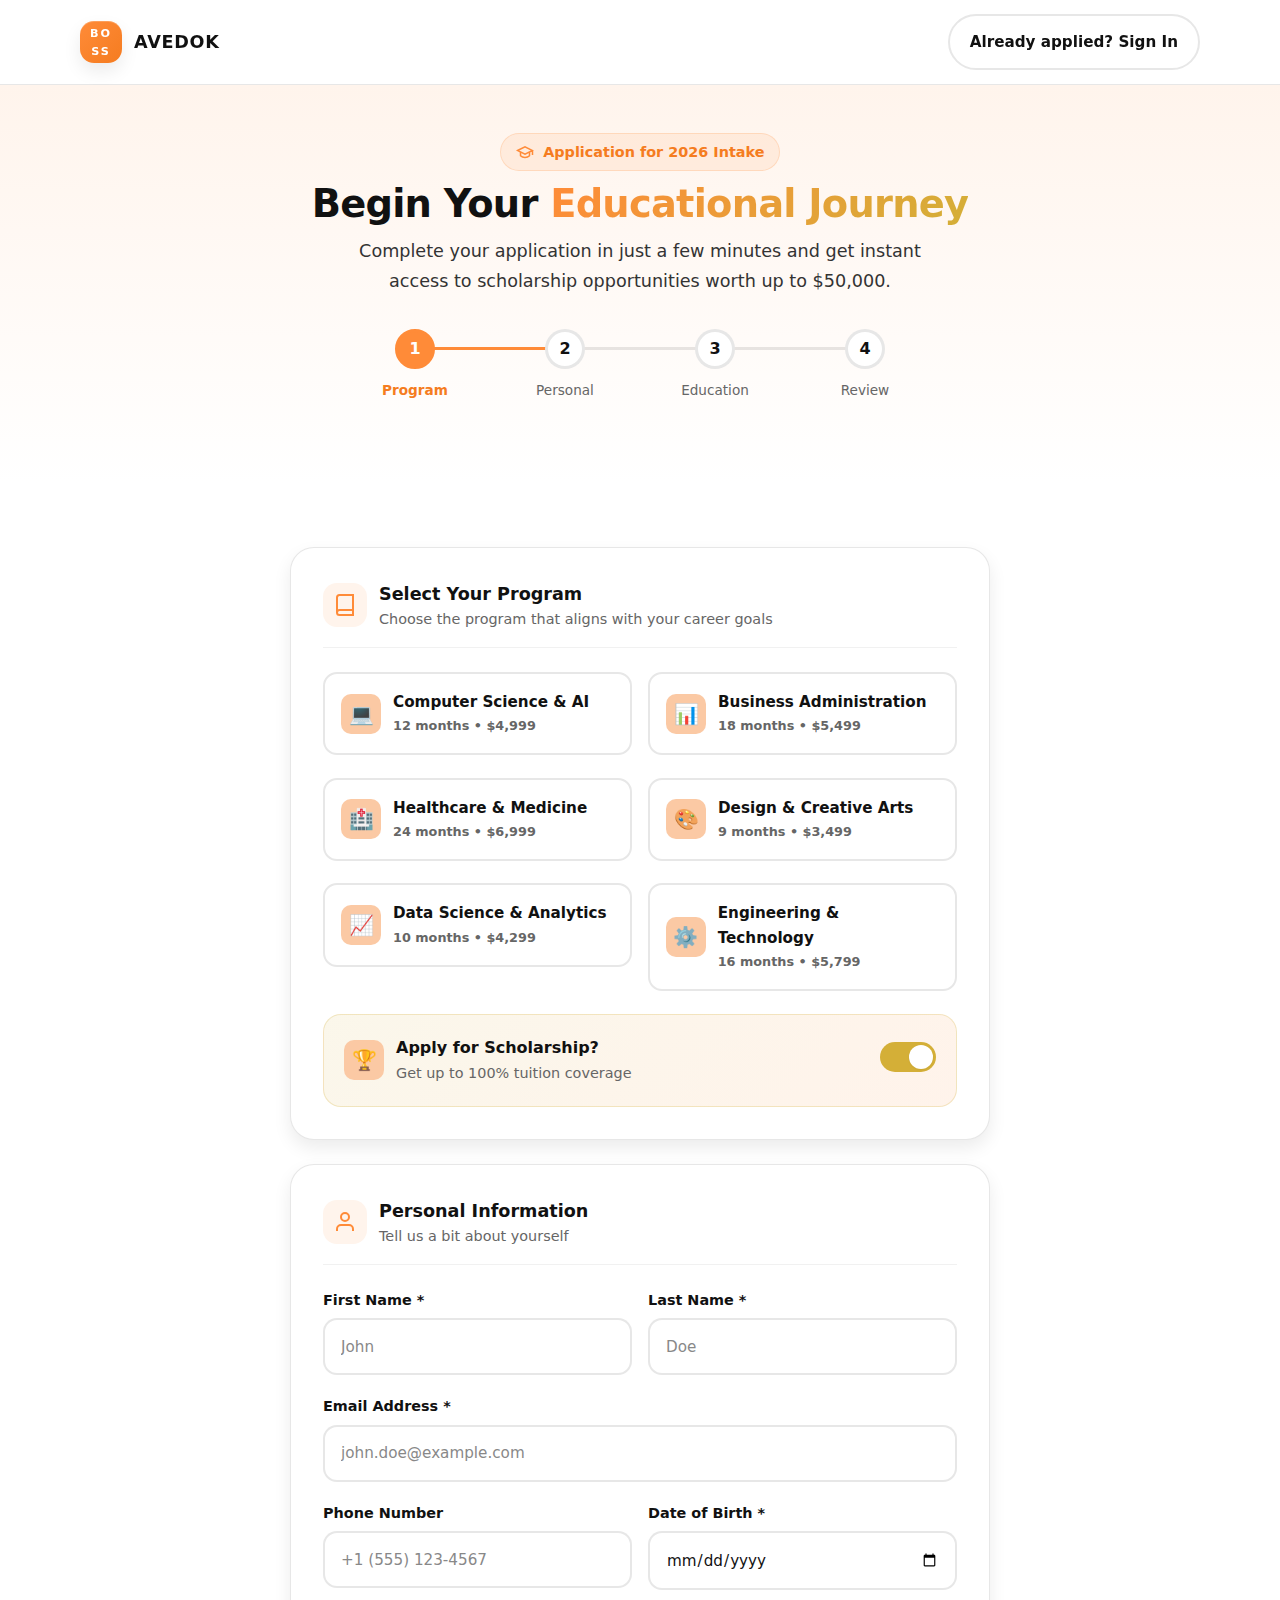
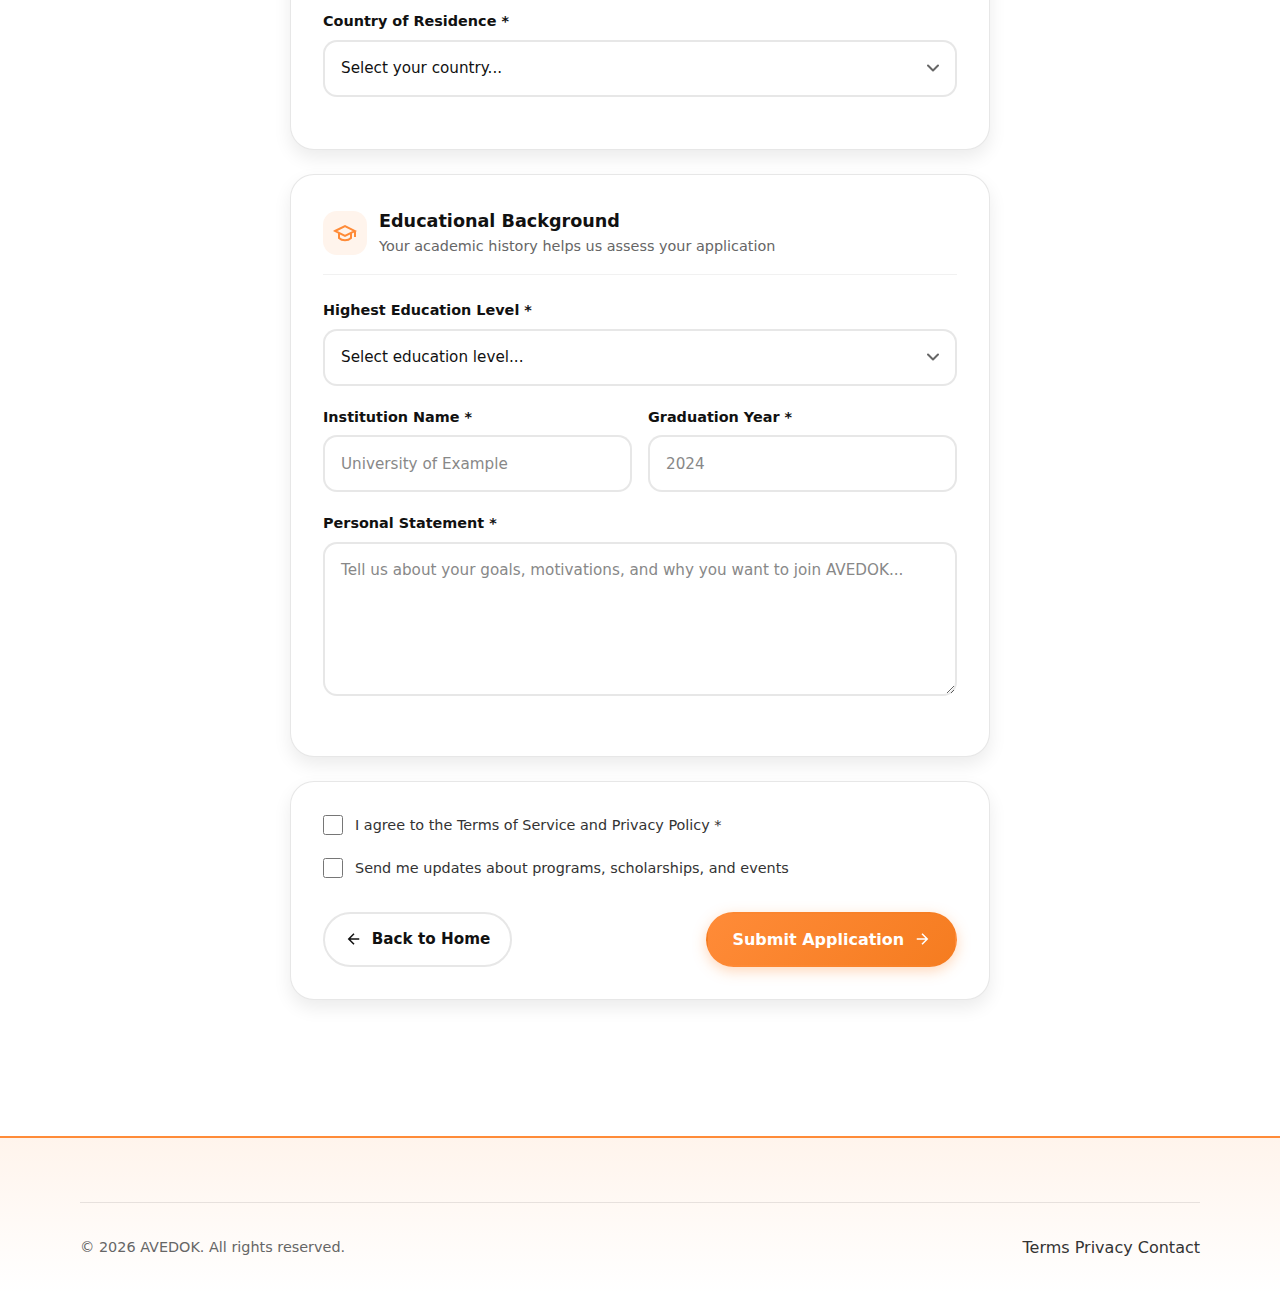
<file: apply.html>
<!DOCTYPE html>
<html lang="en">
<head>
  <meta charset="UTF-8">
  <meta name="viewport" content="width=device-width, initial-scale=1.0">
  <meta name="description" content="Apply to AVEDOK's premium educational programs and unlock scholarships worth up to $50,000. Start your journey today!">
  <title>Apply Now - AVEDOK</title>
  <link rel="stylesheet" href="styles.css">
  <link rel="icon" href="data:image/svg+xml,<svg xmlns='http://www.w3.org/2000/svg' viewBox='0 0 100 100'><rect fill='%23FF8B38' rx='20' width='100' height='100'/><text x='50%' y='58%' dominant-baseline='middle' text-anchor='middle' font-size='60' fill='white' font-weight='bold'>A</text></svg>">
  <style>
    .apply-hero {
      background: linear-gradient(180deg, var(--peach-50), var(--white));
      padding: 3rem 0;
      text-align: center;
    }
    
    .apply-hero h1 {
      font-size: clamp(1.8rem, 3vw, 2.5rem);
      margin-bottom: .75rem;
    }
    
    .apply-hero .lead {
      max-width: 600px;
      margin: 0 auto 2rem;
    }
    
    .progress-steps {
      display: flex;
      justify-content: center;
      gap: 0;
      margin-bottom: 2rem;
      max-width: 600px;
      margin-inline: auto;
    }
    
    .step {
      flex: 1;
      position: relative;
      text-align: center;
    }
    
    .step::before {
      content: "";
      position: absolute;
      top: 18px;
      left: 50%;
      width: 100%;
      height: 3px;
      background: var(--border-200);
      z-index: 0;
    }
    
    .step:last-child::before {
      display: none;
    }
    
    .step.active::before,
    .step.completed::before {
      background: var(--orange-500);
    }
    
    .step-number {
      width: 40px;
      height: 40px;
      border-radius: 50%;
      background: var(--white);
      border: 3px solid var(--border-200);
      display: flex;
      align-items: center;
      justify-content: center;
      margin: 0 auto .5rem;
      font-weight: 700;
      position: relative;
      z-index: 1;
      transition: all var(--transition-fast);
    }
    
    .step.active .step-number,
    .step.completed .step-number {
      background: var(--orange-500);
      border-color: var(--orange-500);
      color: var(--white);
    }
    
    .step.completed .step-number::after {
      content: "✓";
    }
    
    .step-label {
      font-size: .85rem;
      color: var(--text-500);
    }
    
    .step.active .step-label {
      color: var(--orange-600);
      font-weight: 600;
    }
    
    .application-form {
      max-width: 700px;
      margin: 0 auto;
      padding-bottom: 3rem;
    }
    
    .form-section {
      background: var(--white);
      border: 1px solid var(--border-200);
      border-radius: var(--radius-xl);
      padding: 2rem;
      margin-bottom: 1.5rem;
      box-shadow: var(--shadow-sm);
    }
    
    .form-section-header {
      display: flex;
      align-items: center;
      gap: .75rem;
      margin-bottom: 1.5rem;
      padding-bottom: 1rem;
      border-bottom: 1px solid var(--border-100);
    }
    
    .form-section-icon {
      width: 44px;
      height: 44px;
      background: var(--peach-50);
      border-radius: var(--radius-md);
      display: flex;
      align-items: center;
      justify-content: center;
    }
    
    .form-section-title h3 {
      font-size: 1.1rem;
      margin: 0;
    }
    
    .form-section-title p {
      font-size: .9rem;
      color: var(--text-500);
      margin: 0;
    }
    
    .program-options {
      display: grid;
      grid-template-columns: repeat(2, 1fr);
      gap: 1rem;
    }
    
    .program-option {
      position: relative;
    }
    
    .program-option input {
      position: absolute;
      opacity: 0;
    }
    
    .program-option label {
      display: flex;
      align-items: center;
      gap: .75rem;
      padding: 1rem;
      border: 2px solid var(--border-200);
      border-radius: var(--radius-md);
      cursor: pointer;
      transition: all var(--transition-fast);
    }
    
    .program-option input:checked + label {
      border-color: var(--orange-500);
      background: var(--peach-50);
    }
    
    .program-option input:focus-visible + label {
      outline: 3px solid var(--gold-500);
      outline-offset: 2px;
    }
    
    .program-option-icon {
      width: 40px;
      height: 40px;
      background: var(--peach-100);
      border-radius: var(--radius-sm);
      display: flex;
      align-items: center;
      justify-content: center;
      font-size: 1.25rem;
    }
    
    .program-option-info strong {
      display: block;
      font-size: .95rem;
    }
    
    .program-option-info span {
      font-size: .8rem;
      color: var(--text-500);
    }
    
    .scholarship-toggle {
      display: flex;
      align-items: center;
      justify-content: space-between;
      padding: 1.25rem;
      background: linear-gradient(135deg, rgba(212,175,55,.1), rgba(255,139,56,.1));
      border: 1px solid rgba(212,175,55,.25);
      border-radius: var(--radius-lg);
      margin-top: 1rem;
    }
    
    .scholarship-toggle-info {
      display: flex;
      align-items: center;
      gap: .75rem;
    }
    
    .scholarship-toggle-info strong {
      display: block;
    }
    
    .scholarship-toggle-info span {
      font-size: .9rem;
      color: var(--text-500);
    }
    
    .toggle-switch {
      position: relative;
      width: 56px;
      height: 30px;
    }
    
    .toggle-switch input {
      opacity: 0;
      width: 0;
      height: 0;
    }
    
    .toggle-slider {
      position: absolute;
      inset: 0;
      background: var(--border-200);
      border-radius: 999px;
      cursor: pointer;
      transition: all var(--transition-fast);
    }
    
    .toggle-slider::before {
      content: "";
      position: absolute;
      width: 24px;
      height: 24px;
      left: 3px;
      bottom: 3px;
      background: var(--white);
      border-radius: 50%;
      transition: all var(--transition-fast);
      box-shadow: var(--shadow-xs);
    }
    
    .toggle-switch input:checked + .toggle-slider {
      background: var(--gold-500);
    }
    
    .toggle-switch input:checked + .toggle-slider::before {
      transform: translateX(26px);
    }
    
    .form-actions {
      display: flex;
      gap: 1rem;
      justify-content: space-between;
      margin-top: 2rem;
    }
    
    @media (max-width: 600px) {
      .program-options {
        grid-template-columns: 1fr;
      }
      
      .form-section {
        padding: 1.5rem;
      }
      
      .form-actions {
        flex-direction: column;
      }
      
      .scholarship-toggle {
        flex-direction: column;
        align-items: flex-start;
        gap: 1rem;
      }
    }
  </style>
</head>
<body>
  <!-- Skip Link -->
  <a href="#main" class="skip-link">Skip to main content</a>

  <!-- Header -->
  <header class="header">
    <nav class="navbar container">
      <a href="index.html" class="brand">
        <div class="brand-mark"></div>
        <span>AVEDOK</span>
      </a>
      
      <div class="nav-actions">
        <a href="login.html" class="btn btn-outline">
          Already applied? Sign In
        </a>
      </div>
    </nav>
  </header>

  <main id="main">
    <!-- Hero -->
    <section class="apply-hero">
      <div class="container">
        <div class="kicker">
          <svg width="18" height="18" viewBox="0 0 24 24" fill="none" stroke="#FF8B38" stroke-width="2">
            <path d="M22 10v6M2 10l10-5 10 5-10 5z"/>
            <path d="M6 12v5c3 3 9 3 12 0v-5"/>
          </svg>
          <span>Application for 2026 Intake</span>
        </div>
        <h1>Begin Your <span class="text-gradient">Educational Journey</span></h1>
        <p class="lead">Complete your application in just a few minutes and get instant access to scholarship opportunities worth up to $50,000.</p>
        
        <!-- Progress Steps -->
        <div class="progress-steps">
          <div class="step active">
            <div class="step-number">1</div>
            <span class="step-label">Program</span>
          </div>
          <div class="step">
            <div class="step-number">2</div>
            <span class="step-label">Personal</span>
          </div>
          <div class="step">
            <div class="step-number">3</div>
            <span class="step-label">Education</span>
          </div>
          <div class="step">
            <div class="step-number">4</div>
            <span class="step-label">Review</span>
          </div>
        </div>
      </div>
    </section>

    <!-- Application Form -->
    <section class="section">
      <div class="container">
        <form class="application-form" action="https://mail.google.com/mail/?view=cm&fs=1&to=info@avedok.ng&su=New%20Application%20Submission" method="GET" target="_blank">
          
          <!-- Step 1: Program Selection -->
          <div class="form-section">
            <div class="form-section-header">
              <div class="form-section-icon">
                <svg width="24" height="24" viewBox="0 0 24 24" fill="none" stroke="#FF8B38" stroke-width="2">
                  <path d="M4 19.5A2.5 2.5 0 0 1 6.5 17H20"/>
                  <path d="M6.5 2H20v20H6.5A2.5 2.5 0 0 1 4 19.5v-15A2.5 2.5 0 0 1 6.5 2z"/>
                </svg>
              </div>
              <div class="form-section-title">
                <h3>Select Your Program</h3>
                <p>Choose the program that aligns with your career goals</p>
              </div>
            </div>
            
            <div class="program-options">
              <div class="program-option">
                <input type="radio" name="program" id="cs" value="computer-science" required>
                <label for="cs">
                  <div class="program-option-icon">💻</div>
                  <div class="program-option-info">
                    <strong>Computer Science & AI</strong>
                    <span>12 months • $4,999</span>
                  </div>
                </label>
              </div>
              
              <div class="program-option">
                <input type="radio" name="program" id="business" value="business">
                <label for="business">
                  <div class="program-option-icon">📊</div>
                  <div class="program-option-info">
                    <strong>Business Administration</strong>
                    <span>18 months • $5,499</span>
                  </div>
                </label>
              </div>
              
              <div class="program-option">
                <input type="radio" name="program" id="healthcare" value="healthcare">
                <label for="healthcare">
                  <div class="program-option-icon">🏥</div>
                  <div class="program-option-info">
                    <strong>Healthcare & Medicine</strong>
                    <span>24 months • $6,999</span>
                  </div>
                </label>
              </div>
              
              <div class="program-option">
                <input type="radio" name="program" id="design" value="design">
                <label for="design">
                  <div class="program-option-icon">🎨</div>
                  <div class="program-option-info">
                    <strong>Design & Creative Arts</strong>
                    <span>9 months • $3,499</span>
                  </div>
                </label>
              </div>
              
              <div class="program-option">
                <input type="radio" name="program" id="data" value="data-science">
                <label for="data">
                  <div class="program-option-icon">📈</div>
                  <div class="program-option-info">
                    <strong>Data Science & Analytics</strong>
                    <span>10 months • $4,299</span>
                  </div>
                </label>
              </div>
              
              <div class="program-option">
                <input type="radio" name="program" id="engineering" value="engineering">
                <label for="engineering">
                  <div class="program-option-icon">⚙️</div>
                  <div class="program-option-info">
                    <strong>Engineering & Technology</strong>
                    <span>16 months • $5,799</span>
                  </div>
                </label>
              </div>
            </div>
            
            <!-- Scholarship Toggle -->
            <div class="scholarship-toggle">
              <div class="scholarship-toggle-info">
                <div class="program-option-icon">🏆</div>
                <div>
                  <strong>Apply for Scholarship?</strong>
                  <span>Get up to 100% tuition coverage</span>
                </div>
              </div>
              <label class="toggle-switch">
                <input type="checkbox" name="scholarship" id="scholarship" checked>
                <span class="toggle-slider"></span>
              </label>
            </div>
          </div>
          
          <!-- Step 2: Personal Information -->
          <div class="form-section">
            <div class="form-section-header">
              <div class="form-section-icon">
                <svg width="24" height="24" viewBox="0 0 24 24" fill="none" stroke="#FF8B38" stroke-width="2">
                  <path d="M20 21v-2a4 4 0 0 0-4-4H8a4 4 0 0 0-4 4v2"/>
                  <circle cx="12" cy="7" r="4"/>
                </svg>
              </div>
              <div class="form-section-title">
                <h3>Personal Information</h3>
                <p>Tell us a bit about yourself</p>
              </div>
            </div>
            
            <div class="form-row">
              <div class="form-group">
                <label for="firstName">First Name *</label>
                <input type="text" id="firstName" name="firstName" required placeholder="John">
              </div>
              <div class="form-group">
                <label for="lastName">Last Name *</label>
                <input type="text" id="lastName" name="lastName" required placeholder="Doe">
              </div>
            </div>
            
            <div class="form-group">
              <label for="email">Email Address *</label>
              <input type="email" id="email" name="email" required placeholder="john.doe@example.com">
            </div>
            
            <div class="form-row">
              <div class="form-group">
                <label for="phone">Phone Number</label>
                <input type="tel" id="phone" name="phone" placeholder="+1 (555) 123-4567">
              </div>
              <div class="form-group">
                <label for="dob">Date of Birth *</label>
                <input type="date" id="dob" name="dob" required>
              </div>
            </div>
            
            <div class="form-group">
              <label for="country">Country of Residence *</label>
              <select id="country" name="country" required>
                <option value="">Select your country...</option>
                <option value="US">United States</option>
                <option value="UK">United Kingdom</option>
                <option value="CA">Canada</option>
                <option value="AU">Australia</option>
                <option value="DE">Germany</option>
                <option value="FR">France</option>
                <option value="IN">India</option>
                <option value="BR">Brazil</option>
                <option value="NG">Nigeria</option>
                <option value="ZA">South Africa</option>
                <option value="other">Other</option>
              </select>
            </div>
          </div>
          
          <!-- Step 3: Educational Background -->
          <div class="form-section">
            <div class="form-section-header">
              <div class="form-section-icon">
                <svg width="24" height="24" viewBox="0 0 24 24" fill="none" stroke="#FF8B38" stroke-width="2">
                  <path d="M22 10v6M2 10l10-5 10 5-10 5z"/>
                  <path d="M6 12v5c3 3 9 3 12 0v-5"/>
                </svg>
              </div>
              <div class="form-section-title">
                <h3>Educational Background</h3>
                <p>Your academic history helps us assess your application</p>
              </div>
            </div>
            
            <div class="form-group">
              <label for="education">Highest Education Level *</label>
              <select id="education" name="education" required>
                <option value="">Select education level...</option>
                <option value="high-school">High School Diploma</option>
                <option value="associate">Associate Degree</option>
                <option value="bachelor">Bachelor's Degree</option>
                <option value="master">Master's Degree</option>
                <option value="doctorate">Doctorate</option>
                <option value="other">Other</option>
              </select>
            </div>
            
            <div class="form-row">
              <div class="form-group">
                <label for="institution">Institution Name *</label>
                <input type="text" id="institution" name="institution" required placeholder="University of Example">
              </div>
              <div class="form-group">
                <label for="graduationYear">Graduation Year *</label>
                <input type="number" id="graduationYear" name="graduationYear" required min="1970" max="2030" placeholder="2024">
              </div>
            </div>
            
            <div class="form-group">
              <label for="statement">Personal Statement *</label>
              <textarea id="statement" name="statement" rows="5" required placeholder="Tell us about your goals, motivations, and why you want to join AVEDOK..."></textarea>
            </div>
          </div>
          
          <!-- Terms & Submit -->
          <div class="form-section">
            <div class="form-group checkbox-group">
              <input type="checkbox" id="terms" name="terms" required>
              <label for="terms">I agree to the <a href="terms.html">Terms of Service</a> and <a href="privacy.html">Privacy Policy</a> *</label>
            </div>
            
            <div class="form-group checkbox-group">
              <input type="checkbox" id="marketing" name="marketing">
              <label for="marketing">Send me updates about programs, scholarships, and events</label>
            </div>
            
            <div class="form-actions">
              <a href="index.html" class="btn btn-outline">
                <svg width="18" height="18" viewBox="0 0 24 24" fill="none" stroke="currentColor" stroke-width="2">
                  <path d="M19 12H5M12 19l-7-7 7-7"/>
                </svg>
                Back to Home
              </a>
              <button type="submit" class="btn btn-primary btn-lg">
                Submit Application
                <svg width="18" height="18" viewBox="0 0 24 24" fill="none" stroke="currentColor" stroke-width="2">
                  <path d="M5 12h14M12 5l7 7-7 7"/>
                </svg>
              </button>
            </div>
          </div>
        </form>
      </div>
    </section>
  </main>

  <!-- Footer -->
  <footer class="footer">
    <div class="container">
      <div class="footer-bottom">
        <p>&copy; 2026 AVEDOK. All rights reserved.</p>
        <div class="footer-links-inline">
          <a href="terms.html">Terms</a>
          <a href="privacy.html">Privacy</a>
          <a href="contact.html">Contact</a>
        </div>
      </div>
    </div>
  </footer>

  <script src="script.js"></script>
</body>
</html>
</file>
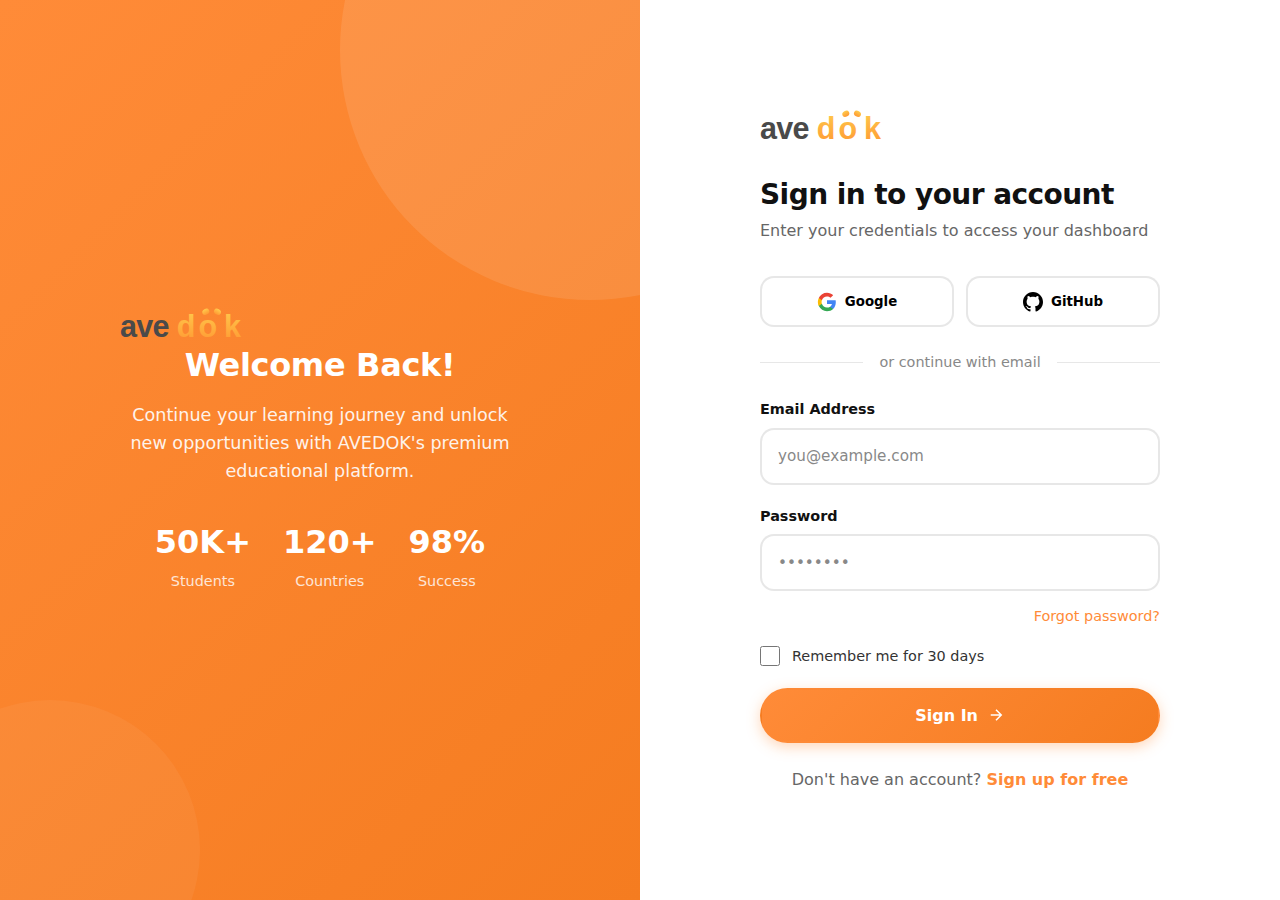
<file: login.html>
<!DOCTYPE html>
<html lang="en">
<head>
  <meta charset="UTF-8">
  <meta name="viewport" content="width=device-width, initial-scale=1.0">
  <meta name="description" content="Sign in to your AVEDOK account to access your courses, track progress, and manage your educational journey.">
  <title>Sign In - AVEDOK</title>
  <link rel="stylesheet" href="styles.css">
  <link rel="icon" href="data:image/svg+xml,<svg xmlns='http://www.w3.org/2000/svg' viewBox='0 0 100 100'><rect fill='%23FF8B38' rx='20' width='100' height='100'/><text x='50%' y='58%' dominant-baseline='middle' text-anchor='middle' font-size='60' fill='white' font-weight='bold'>A</text></svg>">
  <style>
    .auth-page {
      min-height: 100vh;
      display: grid;
      grid-template-columns: 1fr 1fr;
    }
    
    .auth-visual {
      background: linear-gradient(135deg, var(--orange-500), var(--orange-600));
      display: flex;
      flex-direction: column;
      justify-content: center;
      align-items: center;
      padding: 3rem;
      position: relative;
      overflow: hidden;
    }
    
    .auth-visual::before {
      content: "";
      position: absolute;
      width: 500px;
      height: 500px;
      background: rgba(255,255,255,.1);
      border-radius: 50%;
      top: -200px;
      right: -200px;
    }
    
    .auth-visual::after {
      content: "";
      position: absolute;
      width: 300px;
      height: 300px;
      background: rgba(255,255,255,.05);
      border-radius: 50%;
      bottom: -100px;
      left: -100px;
    }
    
    .auth-visual-content {
      color: var(--white);
      text-align: center;
      position: relative;
      z-index: 1;
      max-width: 400px;
    }
    
    .auth-visual-content h2 {
      font-size: 2rem;
      margin-bottom: 1rem;
      color: var(--white);
    }
    
    .auth-visual-content p {
      opacity: .9;
      font-size: 1.1rem;
      margin-bottom: 2rem;
    }
    
    .auth-stats {
      display: flex;
      gap: 2rem;
      justify-content: center;
    }
    
    .auth-stat {
      text-align: center;
    }
    
    .auth-stat-value {
      display: block;
      font-size: 2rem;
      font-weight: 800;
    }
    
    .auth-stat-label {
      font-size: .9rem;
      opacity: .8;
    }
    
    .auth-form-section {
      display: flex;
      flex-direction: column;
      justify-content: center;
      padding: 3rem;
      background: var(--white);
    }
    
    .auth-form-container {
      max-width: 400px;
      width: 100%;
      margin: 0 auto;
    }
    
    .auth-header {
      margin-bottom: 2rem;
    }
    
    .auth-header .brand {
      margin-bottom: 2rem;
    }
    
    .auth-header h1 {
      font-size: 1.75rem;
      margin-bottom: .5rem;
    }
    
    .auth-header p {
      color: var(--text-500);
    }
    
    .social-auth {
      display: flex;
      gap: .75rem;
      margin-bottom: 1.5rem;
    }
    
    .social-btn {
      flex: 1;
      display: flex;
      align-items: center;
      justify-content: center;
      gap: .5rem;
      padding: .85rem;
      border: 2px solid var(--border-200);
      border-radius: var(--radius-md);
      background: var(--white);
      font-weight: 600;
      cursor: pointer;
      transition: all var(--transition-fast);
    }
    
    .social-btn:hover {
      border-color: var(--orange-500);
      background: var(--peach-50);
    }
    
    .divider {
      display: flex;
      align-items: center;
      gap: 1rem;
      margin: 1.5rem 0;
      color: var(--text-400);
      font-size: .9rem;
    }
    
    .divider::before,
    .divider::after {
      content: "";
      flex: 1;
      height: 1px;
      background: var(--border-200);
    }
    
    .form-footer {
      text-align: center;
      margin-top: 1.5rem;
      color: var(--text-500);
    }
    
    .form-footer a {
      color: var(--orange-500);
      font-weight: 600;
    }
    
    .forgot-password {
      text-align: right;
      margin-top: -.5rem;
      margin-bottom: 1rem;
    }
    
    .forgot-password a {
      color: var(--orange-500);
      font-size: .9rem;
    }
    
    @media (max-width: 900px) {
      .auth-page {
        grid-template-columns: 1fr;
      }
      
      .auth-visual {
        display: none;
      }
      
      .auth-form-section {
        padding: 2rem 1.5rem;
      }
    }
  </style>
</head>
<body>
  <div class="auth-page">
    <!-- Left Visual Side -->
    <div class="auth-visual">
      <div class="auth-visual-content">
        <div class="brand">
          <img src="images/avedok-logo.svg" alt="AVEDÖK" class="brand-logo" style="height: 40px;">
        </div>
        <h2>Welcome Back!</h2>
        <p>Continue your learning journey and unlock new opportunities with AVEDOK's premium educational platform.</p>
        
        <div class="auth-stats">
          <div class="auth-stat">
            <span class="auth-stat-value">50K+</span>
            <span class="auth-stat-label">Students</span>
          </div>
          <div class="auth-stat">
            <span class="auth-stat-value">120+</span>
            <span class="auth-stat-label">Countries</span>
          </div>
          <div class="auth-stat">
            <span class="auth-stat-value">98%</span>
            <span class="auth-stat-label">Success</span>
          </div>
        </div>
      </div>
    </div>
    
    <!-- Right Form Side -->
    <div class="auth-form-section">
      <div class="auth-form-container">
        <div class="auth-header">
          <a href="index.html" class="brand">
            <img src="images/avedok-logo.svg" alt="AVEDÖK" class="brand-logo" style="height: 40px;">
          </a>
          <h1>Sign in to your account</h1>
          <p>Enter your credentials to access your dashboard</p>
        </div>
        
        <!-- Social Login -->
        <div class="social-auth">
          <button type="button" class="social-btn">
            <svg width="20" height="20" viewBox="0 0 24 24">
              <path fill="#4285F4" d="M22.56 12.25c0-.78-.07-1.53-.2-2.25H12v4.26h5.92c-.26 1.37-1.04 2.53-2.21 3.31v2.77h3.57c2.08-1.92 3.28-4.74 3.28-8.09z"/>
              <path fill="#34A853" d="M12 23c2.97 0 5.46-.98 7.28-2.66l-3.57-2.77c-.98.66-2.23 1.06-3.71 1.06-2.86 0-5.29-1.93-6.16-4.53H2.18v2.84C3.99 20.53 7.7 23 12 23z"/>
              <path fill="#FBBC05" d="M5.84 14.09c-.22-.66-.35-1.36-.35-2.09s.13-1.43.35-2.09V7.07H2.18C1.43 8.55 1 10.22 1 12s.43 3.45 1.18 4.93l2.85-2.22.81-.62z"/>
              <path fill="#EA4335" d="M12 5.38c1.62 0 3.06.56 4.21 1.64l3.15-3.15C17.45 2.09 14.97 1 12 1 7.7 1 3.99 3.47 2.18 7.07l3.66 2.84c.87-2.6 3.3-4.53 6.16-4.53z"/>
            </svg>
            Google
          </button>
          <button type="button" class="social-btn">
            <svg width="20" height="20" viewBox="0 0 24 24" fill="currentColor">
              <path d="M12 0c-6.626 0-12 5.373-12 12 0 5.302 3.438 9.8 8.207 11.387.599.111.793-.261.793-.577v-2.234c-3.338.726-4.033-1.416-4.033-1.416-.546-1.387-1.333-1.756-1.333-1.756-1.089-.745.083-.729.083-.729 1.205.084 1.839 1.237 1.839 1.237 1.07 1.834 2.807 1.304 3.492.997.107-.775.418-1.305.762-1.604-2.665-.305-5.467-1.334-5.467-5.931 0-1.311.469-2.381 1.236-3.221-.124-.303-.535-1.524.117-3.176 0 0 1.008-.322 3.301 1.23.957-.266 1.983-.399 3.003-.404 1.02.005 2.047.138 3.006.404 2.291-1.552 3.297-1.23 3.297-1.23.653 1.653.242 2.874.118 3.176.77.84 1.235 1.911 1.235 3.221 0 4.609-2.807 5.624-5.479 5.921.43.372.823 1.102.823 2.222v3.293c0 .319.192.694.801.576 4.765-1.589 8.199-6.086 8.199-11.386 0-6.627-5.373-12-12-12z"/>
            </svg>
            GitHub
          </button>
        </div>
        
        <div class="divider">or continue with email</div>
        
        <!-- Login Form -->
        <form class="auth-form" action="#" method="POST">
          <div class="form-group">
            <label for="email">Email Address</label>
            <input type="email" id="email" name="email" required placeholder="you@example.com" autocomplete="email">
          </div>
          
          <div class="form-group">
            <label for="password">Password</label>
            <input type="password" id="password" name="password" required placeholder="••••••••" autocomplete="current-password">
          </div>
          
          <div class="forgot-password">
            <a href="forgot-password.html">Forgot password?</a>
          </div>
          
          <div class="form-group checkbox-group">
            <input type="checkbox" id="remember" name="remember">
            <label for="remember">Remember me for 30 days</label>
          </div>
          
          <button type="submit" class="btn btn-primary btn-block btn-lg">
            Sign In
            <svg width="18" height="18" viewBox="0 0 24 24" fill="none" stroke="currentColor" stroke-width="2">
              <path d="M5 12h14M12 5l7 7-7 7"/>
            </svg>
          </button>
        </form>
        
        <p class="form-footer">
          Don't have an account? <a href="apply.html">Sign up for free</a>
        </p>
      </div>
    </div>
  </div>
  
  <script src="script.js"></script>
</body>
</html>
</file>
<file: styles.css>
/* =========================
   AVEDOK BRAND (Image-based)
   Primary: #FF8B38 (orange)
   Accent:  #D4AF37 (gold)
   ========================= */

:root{
  --orange-500:#FF8B38;
  --orange-600:#F57C20;
  --orange-700:#E56A0A;
  --peach-50:#FFF4EC;
  --peach-100:#FBC9A4;
  --peach-200:#F9B485;

  --gold-500:#D4AF37;
  --gold-600:#C79A1B;
  --gold-400:#E5C358;

  --white:#FFFFFF;
  --text-900:#111111;
  --text-700:#333333;
  --text-500:#666666;
  --text-400:#888888;
  --border-200:rgba(17,17,17,.10);
  --border-100:rgba(17,17,17,.06);

  --success:#22C55E;
  --warning:#F59E0B;
  --error:#EF4444;
  --info:#3B82F6;

  --radius-xl:24px;
  --radius-lg:18px;
  --radius-md:14px;
  --radius-sm:10px;

  --shadow-xs: 0 1px 2px rgba(17,17,17,.05);
  --shadow-sm: 0 8px 18px rgba(17,17,17,.08);
  --shadow-md: 0 14px 30px rgba(17,17,17,.12);
  --shadow-lg: 0 25px 50px rgba(17,17,17,.15);
  --shadow-glow: 0 0 40px rgba(255,139,56,.25);

  --container: 1120px;
  --container-lg: 1280px;

  --h1: clamp(2.2rem, 4vw, 3.4rem);
  --h2: clamp(1.6rem, 2.4vw, 2.2rem);
  --h3: 1.2rem;
  --p: 1rem;

  --transition-fast: .15s ease;
  --transition-normal: .25s ease;
  --transition-slow: .4s ease;
}

/* Light mode only - keeping the site bright and alive */
/* Dark mode disabled for a more vibrant experience */

/* Reset & Base */
*, *::before, *::after { 
  box-sizing: border-box; 
  margin: 0;
  padding: 0;
}

html { 
  scroll-behavior: smooth;
  -webkit-font-smoothing: antialiased;
  -moz-osx-font-smoothing: grayscale;
}

body {
  font-family: system-ui, -apple-system, "Segoe UI", Inter, Roboto, Arial, sans-serif;
  color: var(--text-900);
  background: var(--white);
  line-height: 1.6;
  overflow-x: hidden;
}

a { 
  color: inherit; 
  text-decoration: none; 
  transition: color var(--transition-fast);
}

a:hover {
  color: var(--orange-500);
}

img { 
  max-width: 100%; 
  height: auto; 
  display: block; 
}

ul, ol {
  list-style: none;
}

button {
  font-family: inherit;
  cursor: pointer;
}

/* Selection */
::selection {
  background: var(--orange-500);
  color: var(--white);
}

/* Scrollbar */
::-webkit-scrollbar {
  width: 10px;
}

::-webkit-scrollbar-track {
  background: var(--peach-50);
}

::-webkit-scrollbar-thumb {
  background: var(--orange-500);
  border-radius: 5px;
}

::-webkit-scrollbar-thumb:hover {
  background: var(--orange-600);
}

/* Container */
.container {
  width: min(100% - 2rem, var(--container));
  margin-inline: auto;
}

.container-lg {
  width: min(100% - 2rem, var(--container-lg));
  margin-inline: auto;
}

/* Accessibility */
.skip-link {
  position: absolute;
  left: -999px;
  top: 1rem;
  background: var(--text-900);
  color: var(--white);
  padding: .75rem 1rem;
  border-radius: 999px;
  z-index: 9999;
  font-weight: 600;
}

.skip-link:focus { 
  left: 1rem; 
}

:focus-visible {
  outline: 3px solid var(--gold-500);
  outline-offset: 3px;
  border-radius: var(--radius-sm);
}

.sr-only {
  position: absolute;
  width: 1px;
  height: 1px;
  padding: 0;
  margin: -1px;
  overflow: hidden;
  clip: rect(0, 0, 0, 0);
  white-space: nowrap;
  border: 0;
}

/* ========================
   UTILITIES
   ======================== */

.text-gradient {
  background: linear-gradient(135deg, var(--orange-500), var(--gold-500));
  -webkit-background-clip: text;
  -webkit-text-fill-color: transparent;
  background-clip: text;
}

.text-center { text-align: center; }
.text-left { text-align: left; }
.text-right { text-align: right; }

.center {
  text-align: center;
  margin-inline: auto;
}

.mb-1 { margin-bottom: 0.5rem; }
.mb-2 { margin-bottom: 1rem; }
.mb-3 { margin-bottom: 1.5rem; }
.mb-4 { margin-bottom: 2rem; }

/* ========================
   TOP BAR
   ======================== */

.topbar {
  background: linear-gradient(90deg, var(--text-900), #1a1a1a);
  color: var(--white);
  font-size: .9rem;
}

.topbar .container {
  display: flex;
  align-items: center;
  justify-content: center;
  padding: .65rem 0;
  gap: .5rem;
}

.badge {
  display: inline-flex;
  align-items: center;
  gap: .5rem;
  padding: .3rem .85rem;
  border: 1px solid rgba(255,255,255,.15);
  border-radius: 999px;
  background: rgba(255,255,255,.05);
  transition: all var(--transition-fast);
}

.badge:hover {
  background: rgba(255,255,255,.1);
  border-color: rgba(255,255,255,.25);
}

/* ========================
   HEADER & NAVIGATION
   ======================== */

.header {
  position: sticky;
  top: 0;
  z-index: 100;
  background: rgba(255,255,255,.92);
  backdrop-filter: blur(12px);
  -webkit-backdrop-filter: blur(12px);
  border-bottom: 1px solid var(--border-200);
  transition: all var(--transition-normal);
}

.header.scrolled {
  box-shadow: var(--shadow-sm);
}

.navbar {
  display: flex;
  align-items: center;
  justify-content: space-between;
  padding: .9rem 0;
  gap: 1.5rem;
}

.brand {
  display: flex;
  align-items: center;
  gap: .75rem;
  font-weight: 900;
  letter-spacing: .04em;
  text-transform: uppercase;
  font-size: 1.1rem;
}

.brand-logo {
  height: 40px;
  width: auto;
  display: block;
}

.brand-mark {
  width: 42px;
  height: 42px;
  border-radius: var(--radius-md);
  background: linear-gradient(135deg, var(--orange-500), var(--orange-600));
  box-shadow: var(--shadow-sm), inset 0 1px 0 rgba(255,255,255,.2);
  position: relative;
  display: grid;
  grid-template-columns: 1fr 1fr;
  grid-template-rows: 1fr 1fr;
  align-items: center;
  justify-items: center;
  padding: 4px;
  transition: transform var(--transition-fast);
}

.brand:hover .brand-mark {
  transform: scale(1.05);
}

.brand-mark::before {
  content: "BO";
  font-weight: 900;
  font-size: 0.7rem;
  color: var(--white);
  letter-spacing: 2px;
  grid-column: 1 / -1;
}

.brand-mark::after {
  content: "SS";
  font-weight: 900;
  font-size: 0.7rem;
  color: var(--white);
  letter-spacing: 2px;
  grid-column: 1 / -1;
}

.nav {
  display: flex;
  align-items: center;
  gap: .35rem;
}

.nav a {
  padding: .6rem .85rem;
  border-radius: 999px;
  color: var(--text-700);
  font-weight: 500;
  font-size: .95rem;
  transition: all var(--transition-fast);
}

.nav a:hover {
  background: var(--peach-50);
  color: var(--orange-600);
}

.nav a.active {
  background: var(--peach-50);
  color: var(--orange-500);
}

.nav-actions {
  display: flex;
  align-items: center;
  gap: .65rem;
}

.mobile-menu-btn {
  display: none;
  padding: .5rem;
  background: transparent;
  border: none;
  color: var(--text-900);
}

/* ========================
   BUTTONS
   ======================== */

.btn {
  display: inline-flex;
  align-items: center;
  justify-content: center;
  gap: .55rem;
  padding: .85rem 1.25rem;
  border-radius: 999px;
  border: 2px solid transparent;
  font-weight: 700;
  font-size: .95rem;
  cursor: pointer;
  transition: all var(--transition-fast);
  text-decoration: none;
  white-space: nowrap;
}

.btn:hover {
  transform: translateY(-2px);
  box-shadow: var(--shadow-sm);
}

.btn:active {
  transform: translateY(0);
}

.btn-sm {
  padding: .55rem .9rem;
  font-size: .85rem;
}

.btn-lg {
  padding: 1rem 1.5rem;
  font-size: 1rem;
}

.btn-block {
  width: 100%;
}

.btn-primary {
  background: linear-gradient(135deg, var(--orange-500), var(--orange-600));
  color: var(--white);
  box-shadow: 0 4px 14px rgba(255,139,56,.35);
}

.btn-primary:hover {
  background: linear-gradient(135deg, var(--orange-600), var(--orange-700));
  box-shadow: 0 6px 20px rgba(255,139,56,.45);
  color: var(--white);
}

.btn-outline {
  background: transparent;
  border-color: var(--border-200);
  color: var(--text-900);
}

.btn-outline:hover {
  border-color: var(--orange-500);
  background: var(--peach-50);
  color: var(--orange-600);
}

.btn-gold {
  background: linear-gradient(135deg, var(--gold-500), var(--gold-600));
  color: var(--text-900);
  box-shadow: 0 4px 14px rgba(212,175,55,.35);
}

.btn-gold:hover {
  background: linear-gradient(135deg, var(--gold-400), var(--gold-500));
  box-shadow: 0 6px 20px rgba(212,175,55,.45);
  color: var(--text-900);
}

.btn-ghost {
  background: transparent;
  color: var(--text-700);
}

.btn-ghost:hover {
  background: var(--peach-50);
  color: var(--orange-600);
}

/* ========================
   HERO SECTION
   ======================== */

.hero {
  background: linear-gradient(180deg, var(--peach-50) 0%, var(--white) 100%);
  padding: 4rem 0 3rem;
  position: relative;
  overflow: hidden;
}

.hero::before {
  content: "";
  position: absolute;
  top: -50%;
  right: -20%;
  width: 600px;
  height: 600px;
  background: radial-gradient(circle, rgba(255,139,56,.08) 0%, transparent 70%);
  pointer-events: none;
}

.hero::after {
  content: "";
  position: absolute;
  bottom: -30%;
  left: -10%;
  width: 400px;
  height: 400px;
  background: radial-gradient(circle, rgba(212,175,55,.06) 0%, transparent 70%);
  pointer-events: none;
}

.hero-grid {
  display: grid;
  grid-template-columns: 1.2fr .8fr;
  gap: 3rem;
  align-items: center;
  position: relative;
  z-index: 1;
}

.hero-content {
  max-width: 600px;
}

.kicker {
  display: inline-flex;
  align-items: center;
  gap: .6rem;
  padding: .4rem .9rem;
  border-radius: 999px;
  background: rgba(255,139,56,.1);
  border: 1px solid rgba(255,139,56,.2);
  font-weight: 600;
  font-size: .9rem;
  color: var(--orange-600);
  margin-bottom: .75rem;
}

h1 {
  font-size: var(--h1);
  line-height: 1.1;
  margin: 0 0 1rem;
  font-weight: 800;
  letter-spacing: -.02em;
}

.lead {
  font-size: 1.1rem;
  color: var(--text-700);
  line-height: 1.7;
  margin-bottom: 1.75rem;
}

.hero-actions {
  display: flex;
  gap: 1rem;
  flex-wrap: wrap;
  margin-bottom: 2rem;
}

.trust-badges {
  display: flex;
  gap: 1.5rem;
  flex-wrap: wrap;
}

.trust-item {
  display: flex;
  align-items: center;
  gap: .5rem;
  font-size: .9rem;
  color: var(--text-500);
}

/* Hero Card */
.hero-visual {
  position: relative;
  display: flex;
  flex-direction: column;
  gap: 1.5rem;
}

.hero-image-container {
  border-radius: var(--radius-xl);
  overflow: hidden;
  box-shadow: var(--shadow-lg);
}

.hero-main-image {
  width: 100%;
  height: auto;
  display: block;
  object-fit: cover;
  transition: transform var(--transition-slow);
}

.hero-image-container:hover .hero-main-image {
  transform: scale(1.03);
}

.hero-card {
  background: linear-gradient(135deg, var(--orange-500), var(--orange-600));
  color: var(--white);
  border-radius: var(--radius-xl);
  padding: 1.75rem;
  box-shadow: var(--shadow-lg), var(--shadow-glow);
  position: relative;
  overflow: hidden;
}

.hero-card::before {
  content: "";
  position: absolute;
  width: 280px;
  height: 280px;
  right: -100px;
  top: -100px;
  background: rgba(255,255,255,.1);
  border-radius: 50%;
}

.hero-card::after {
  content: "";
  position: absolute;
  width: 150px;
  height: 150px;
  left: -50px;
  bottom: -50px;
  background: rgba(255,255,255,.05);
  border-radius: 50%;
}

.hero-card-badge {
  display: inline-block;
  background: rgba(0,0,0,.15);
  padding: .35rem .75rem;
  border-radius: 999px;
  font-size: .8rem;
  font-weight: 600;
  margin-bottom: .75rem;
}

.hero-card h3 {
  margin: 0 0 1rem;
  font-size: 1.35rem;
  font-weight: 700;
  position: relative;
  z-index: 1;
}

.hero-card ul {
  padding-left: 1.2rem;
  margin-bottom: 1rem;
  position: relative;
  z-index: 1;
}

.hero-card li {
  margin: .45rem 0;
  font-size: .95rem;
  list-style: disc;
}

.gold-line {
  height: 3px;
  background: linear-gradient(90deg, transparent, var(--gold-500), transparent);
  margin: 1.25rem 0;
  border-radius: 2px;
}

.hero-card-footer {
  display: flex;
  justify-content: space-between;
  align-items: center;
  gap: 1rem;
  flex-wrap: wrap;
  position: relative;
  z-index: 1;
}

.deadline {
  font-size: .9rem;
  opacity: .9;
}

/* Floating Stats */
.floating-stats {
  position: absolute;
  bottom: -30px;
  left: -40px;
  display: flex;
  gap: .75rem;
}

.stat-card {
  background: var(--white);
  padding: 1rem 1.25rem;
  border-radius: var(--radius-lg);
  box-shadow: var(--shadow-md);
  text-align: center;
  border: 1px solid var(--border-100);
}

.stat-number {
  display: block;
  font-size: 1.4rem;
  font-weight: 800;
  color: var(--orange-500);
}

.stat-label {
  font-size: .75rem;
  color: var(--text-500);
  text-transform: uppercase;
  letter-spacing: .05em;
}

/* ========================
   PARTNERS SECTION
   ======================== */

.partners {
  padding: 2.5rem 0;
  border-bottom: 1px solid var(--border-100);
}

.partners-title {
  text-align: center;
  font-size: 1rem;
  color: var(--text-700);
  font-weight: 600;
  margin-bottom: 2rem;
}

.partners-grid {
  display: flex;
  justify-content: center;
  align-items: center;
  gap: 3rem;
  flex-wrap: wrap;
  transition: all var(--transition-normal);
}

.partner-logo {
  display: flex;
  flex-direction: column;
  align-items: center;
  gap: 0.5rem;
  padding: 1rem 1.5rem;
  background: var(--white);
  border-radius: var(--radius-md);
  box-shadow: var(--shadow-xs);
  transition: all var(--transition-normal);
}

.partner-logo:hover {
  transform: translateY(-4px);
  box-shadow: var(--shadow-md);
}

.partner-logo img {
  object-fit: contain;
  transition: transform var(--transition-fast);
}

.partner-logo:hover img {
  transform: scale(1.05);
}

.partner-name {
  font-size: 0.85rem;
  font-weight: 600;
  color: var(--text-700);
  text-align: center;
}

/* ========================
   SECTIONS
   ======================== */

.section {
  padding: 4rem 0;
}

.section.alt {
  background: var(--peach-50);
  border-top: 1px solid var(--border-100);
  border-bottom: 1px solid var(--border-100);
}

.section-header {
  margin-bottom: 2.5rem;
}

.section-header.center {
  text-align: center;
  max-width: 700px;
  margin-inline: auto;
  margin-bottom: 2.5rem;
}

.section-badge {
  display: inline-flex;
  align-items: center;
  gap: .5rem;
  padding: .4rem .85rem;
  border-radius: 999px;
  background: rgba(255,139,56,.1);
  border: 1px solid rgba(255,139,56,.2);
  font-weight: 600;
  font-size: .85rem;
  color: var(--orange-600);
  margin-bottom: .75rem;
}

h2 {
  font-size: var(--h2);
  margin: 0 0 .75rem;
  font-weight: 800;
  line-height: 1.2;
  letter-spacing: -.01em;
}

.section p.sub {
  margin: 0;
  color: var(--text-700);
  font-size: 1.05rem;
  line-height: 1.7;
}

.section-cta {
  text-align: center;
  margin-top: 2.5rem;
}

/* ========================
   CARDS & GRID
   ======================== */

.grid {
  display: grid;
  grid-template-columns: repeat(3, 1fr);
  gap: 1.5rem;
}

.card {
  background: var(--white);
  border: 1px solid var(--border-200);
  border-radius: var(--radius-lg);
  overflow: hidden;
  transition: all var(--transition-normal);
}

.card:hover {
  transform: translateY(-4px);
  box-shadow: var(--shadow-md);
  border-color: rgba(255,139,56,.3);
}

/* Program Cards */
.program-card {
  display: flex;
  flex-direction: column;
}

.card-image {
  position: relative;
  overflow: hidden;
  aspect-ratio: 16/10;
}

.card-image img {
  width: 100%;
  height: 100%;
  object-fit: cover;
  transition: transform var(--transition-slow);
}

.card:hover .card-image img {
  transform: scale(1.05);
}

.card-badge {
  position: absolute;
  top: .75rem;
  left: .75rem;
  background: var(--white);
  padding: .35rem .7rem;
  border-radius: 999px;
  font-size: .75rem;
  font-weight: 700;
  box-shadow: var(--shadow-sm);
}

.scholarship-badge {
  background: linear-gradient(135deg, var(--gold-400), var(--gold-500));
  color: var(--text-900);
}

.new-badge {
  background: linear-gradient(135deg, var(--info), #2563EB);
  color: var(--white);
}

.card-content {
  padding: 1.25rem;
  display: flex;
  flex-direction: column;
  flex-grow: 1;
}

.card-content h3 {
  margin: 0 0 .5rem;
  font-size: 1.15rem;
  font-weight: 700;
}

.card-content p {
  color: var(--text-700);
  font-size: .95rem;
  margin-bottom: 1rem;
  flex-grow: 1;
}

.meta {
  display: flex;
  gap: .5rem;
  flex-wrap: wrap;
  margin-bottom: 1.25rem;
}

.pill {
  display: inline-flex;
  align-items: center;
  gap: .35rem;
  font-size: .8rem;
  padding: .3rem .65rem;
  border-radius: 999px;
  background: var(--peach-50);
  border: 1px solid rgba(255,139,56,.15);
  color: var(--text-700);
}

.pill.price {
  background: rgba(212,175,55,.12);
  border-color: rgba(212,175,55,.25);
  color: var(--gold-600);
  font-weight: 700;
}

/* Scholarship Cards */
.scholarship-grid {
  margin-top: 2rem;
}

.scholarship-card {
  padding: 1.5rem;
}

.scholarship-card-header {
  display: flex;
  justify-content: space-between;
  align-items: flex-start;
  margin-bottom: 1rem;
}

.scholarship-amount {
  font-size: 1.5rem;
  font-weight: 800;
  color: var(--gold-600);
}

.scholarship-type {
  background: var(--peach-50);
  padding: .3rem .7rem;
  border-radius: 999px;
  font-size: .75rem;
  font-weight: 600;
  color: var(--orange-600);
}

.scholarship-card h3 {
  font-size: 1.1rem;
  margin-bottom: .5rem;
}

.scholarship-card p {
  color: var(--text-700);
  font-size: .95rem;
  margin-bottom: 1rem;
}

.scholarship-benefits {
  margin-bottom: 1.25rem;
}

.scholarship-benefits li {
  padding: .35rem 0;
  font-size: .9rem;
  color: var(--text-700);
}

/* Featured Scholarship Banner */
.featured-scholarship {
  display: flex;
  justify-content: space-between;
  align-items: center;
  gap: 2rem;
  flex-wrap: wrap;
}

.banner-content {
  display: flex;
  gap: 1.5rem;
  align-items: flex-start;
  flex: 1;
}

.scholarship-icon {
  width: 70px;
  height: 70px;
  background: rgba(212,175,55,.15);
  border-radius: var(--radius-lg);
  display: flex;
  align-items: center;
  justify-content: center;
  flex-shrink: 0;
}

.scholarship-info h3 {
  font-size: 1.25rem;
  margin-bottom: .5rem;
}

.scholarship-info p {
  color: var(--text-700);
  margin-bottom: 1rem;
}

.scholarship-details {
  display: flex;
  gap: 1.5rem;
  flex-wrap: wrap;
}

.detail-item {
  display: flex;
  align-items: center;
  gap: .4rem;
  font-size: .9rem;
  color: var(--text-500);
}

/* ========================
   BANNER
   ======================== */

.banner {
  border-radius: var(--radius-xl);
  padding: 1.75rem;
  background: linear-gradient(135deg, rgba(255,139,56,.1), rgba(212,175,55,.1));
  border: 1px solid rgba(212,175,55,.25);
  box-shadow: var(--shadow-sm);
}

.banner-row {
  display: flex;
  align-items: center;
  justify-content: space-between;
  gap: 1.5rem;
}

/* ========================
   ABOUT SECTION
   ======================== */

.about-grid {
  display: grid;
  grid-template-columns: 1fr 1fr;
  gap: 4rem;
  align-items: center;
}

.about-content p {
  color: var(--text-700);
  margin-bottom: 1rem;
  font-size: 1.05rem;
}

.stats-grid {
  display: grid;
  grid-template-columns: repeat(2, 1fr);
  gap: 1.25rem;
  margin: 2rem 0;
}

.stat-item {
  background: var(--peach-50);
  padding: 1.25rem;
  border-radius: var(--radius-lg);
  border: 1px solid var(--border-100);
}

.stat-value {
  display: block;
  font-size: 1.75rem;
  font-weight: 800;
  color: var(--orange-500);
  margin-bottom: .25rem;
}

.stat-text {
  font-size: .9rem;
  color: var(--text-500);
}

/* About Visual */
.about-visual {
  position: relative;
}

.about-image-grid {
  display: grid;
  grid-template-columns: 1fr 1fr;
  grid-template-rows: auto auto;
  gap: 1rem;
}

.about-img-1 {
  grid-column: 1 / -1;
  border-radius: var(--radius-xl);
  box-shadow: var(--shadow-md);
}

.about-img-2,
.about-img-3 {
  border-radius: var(--radius-lg);
  box-shadow: var(--shadow-sm);
}

/* ========================
   TESTIMONIALS
   ======================== */

.testimonials-section {
  background: linear-gradient(180deg, var(--white), var(--peach-50));
}

.testimonials-grid {
  display: grid;
  grid-template-columns: repeat(3, 1fr);
  gap: 1.5rem;
}

.testimonial-card {
  background: var(--white);
  border: 1px solid var(--border-200);
  border-radius: var(--radius-xl);
  padding: 1.75rem;
  transition: all var(--transition-normal);
}

.testimonial-card:hover {
  transform: translateY(-4px);
  box-shadow: var(--shadow-md);
}

.testimonial-card.featured {
  background: linear-gradient(135deg, var(--orange-500), var(--orange-600));
  color: var(--white);
  border-color: transparent;
  transform: scale(1.03);
  box-shadow: var(--shadow-lg), var(--shadow-glow);
}

.testimonial-rating {
  margin-bottom: 1rem;
}

.testimonial-card blockquote {
  font-size: 1rem;
  line-height: 1.7;
  margin-bottom: 1.25rem;
  font-style: italic;
}

.testimonial-author {
  display: flex;
  align-items: center;
  gap: .75rem;
}

.testimonial-author img {
  width: 48px;
  height: 48px;
  border-radius: 50%;
  object-fit: cover;
}

.testimonial-author strong {
  display: block;
  font-size: .95rem;
}

.testimonial-author span {
  font-size: .8rem;
  opacity: .8;
}

/* ========================
   FAQ ACCORDION
   ======================== */

.faq {
  display: grid;
  grid-template-columns: 1fr 1fr;
  gap: 1rem;
  max-width: 1000px;
  margin-inline: auto;
}

.accordion {
  border: 1px solid var(--border-200);
  border-radius: var(--radius-lg);
  overflow: hidden;
  background: var(--white);
  transition: all var(--transition-fast);
}

.accordion:hover {
  border-color: rgba(255,139,56,.3);
}

.accordion button {
  width: 100%;
  text-align: left;
  padding: 1.15rem 1.25rem;
  background: transparent;
  border: 0;
  font-weight: 700;
  font-size: .95rem;
  cursor: pointer;
  display: flex;
  justify-content: space-between;
  align-items: center;
  gap: 1rem;
  color: var(--text-900);
  transition: background var(--transition-fast);
}

.accordion button:hover {
  background: var(--peach-50);
}

.accordion button svg {
  transition: transform var(--transition-fast);
  flex-shrink: 0;
}

.accordion.open button svg {
  transform: rotate(180deg);
}

.accordion .panel {
  padding: 0 1.25rem 1.25rem;
  color: var(--text-700);
  display: none;
  font-size: .95rem;
  line-height: 1.7;
}

.accordion.open .panel {
  display: block;
}

/* ========================
   CONTACT SECTION
   ======================== */

.contact {
  display: grid;
  grid-template-columns: 1fr 1fr;
  gap: 3rem;
  align-items: start;
}

.contact-info h2 {
  margin-bottom: 1rem;
}

.contact-info > p {
  color: var(--text-700);
  margin-bottom: 2rem;
}

.contact-methods {
  display: flex;
  flex-direction: column;
  gap: 1.25rem;
  margin-bottom: 2rem;
}

.contact-method {
  display: flex;
  align-items: flex-start;
  gap: 1rem;
}

.contact-icon {
  width: 48px;
  height: 48px;
  background: var(--peach-50);
  border-radius: var(--radius-md);
  display: flex;
  align-items: center;
  justify-content: center;
  flex-shrink: 0;
}

.contact-method strong {
  display: block;
  margin-bottom: .25rem;
}

.contact-method a,
.contact-method span {
  font-size: .95rem;
  color: var(--text-500);
}

.contact-method a:hover {
  color: var(--orange-500);
}

.social-links {
  display: flex;
  gap: .75rem;
}

.social-link {
  width: 44px;
  height: 44px;
  background: var(--peach-50);
  border-radius: 50%;
  display: flex;
  align-items: center;
  justify-content: center;
  color: var(--text-700);
  transition: all var(--transition-fast);
}

.social-link:hover {
  background: var(--orange-500);
  color: var(--white);
  transform: translateY(-2px);
}

/* Contact Form */
.form {
  background: var(--white);
  border: 1px solid var(--border-200);
  border-radius: var(--radius-xl);
  padding: 2rem;
  box-shadow: var(--shadow-md);
}

.form h3 {
  font-size: 1.25rem;
  margin-bottom: 1.5rem;
}

.form-row {
  display: grid;
  grid-template-columns: 1fr 1fr;
  gap: 1rem;
}

.form-group {
  margin-bottom: 1.25rem;
}

label {
  display: block;
  font-weight: 600;
  font-size: .9rem;
  margin-bottom: .4rem;
  color: var(--text-900);
}

input,
textarea,
select {
  width: 100%;
  padding: .9rem 1rem;
  border-radius: var(--radius-md);
  border: 2px solid var(--border-200);
  font: inherit;
  font-size: .95rem;
  transition: all var(--transition-fast);
  background: var(--white);
  color: var(--text-900);
}

input::placeholder,
textarea::placeholder {
  color: var(--text-400);
}

input:focus,
textarea:focus,
select:focus {
  outline: none;
  border-color: var(--orange-500);
  box-shadow: 0 0 0 4px rgba(255,139,56,.15);
}

select {
  cursor: pointer;
  appearance: none;
  background-image: url("data:image/svg+xml,%3Csvg width='12' height='8' viewBox='0 0 12 8' fill='none' xmlns='http://www.w3.org/2000/svg'%3E%3Cpath d='M1 1.5L6 6.5L11 1.5' stroke='%23666' stroke-width='2' stroke-linecap='round' stroke-linejoin='round'/%3E%3C/svg%3E");
  background-repeat: no-repeat;
  background-position: right 1rem center;
  padding-right: 2.5rem;
}

.checkbox-group {
  display: flex;
  align-items: flex-start;
  gap: .75rem;
}

.checkbox-group input[type="checkbox"] {
  width: 20px;
  height: 20px;
  flex-shrink: 0;
  margin-top: .1rem;
  accent-color: var(--orange-500);
}

.checkbox-group label {
  font-weight: 400;
  font-size: .9rem;
  color: var(--text-700);
  margin-bottom: 0;
}

/* ========================
   NEWSLETTER
   ======================== */

.newsletter-section {
  padding: 2rem 0;
}

.newsletter-card {
  background: linear-gradient(135deg, var(--orange-500), var(--orange-600));
  border-radius: var(--radius-xl);
  padding: 2.5rem;
  display: flex;
  justify-content: space-between;
  align-items: center;
  gap: 2rem;
  flex-wrap: wrap;
  box-shadow: var(--shadow-lg), var(--shadow-glow);
  position: relative;
  overflow: hidden;
}

.newsletter-image {
  position: absolute;
  right: 0;
  top: 0;
  bottom: 0;
  width: 35%;
  overflow: hidden;
  opacity: 0.25;
}

.newsletter-image img {
  width: 100%;
  height: 100%;
  object-fit: cover;
}

.newsletter-content {
  color: var(--white);
  position: relative;
  z-index: 1;
}

.newsletter-content h2 {
  font-size: 1.5rem;
  margin-bottom: .5rem;
  color: inherit;
}

.newsletter-content p {
  opacity: .9;
  margin: 0;
}

.newsletter-form {
  display: flex;
  gap: .75rem;
  flex-wrap: wrap;
  position: relative;
  z-index: 1;
}

.newsletter-form input {
  min-width: 280px;
  border: none;
  box-shadow: var(--shadow-sm);
}

.newsletter-form input:focus {
  box-shadow: var(--shadow-md);
}

/* ========================
   FOOTER
   ======================== */

.footer {
  background: linear-gradient(180deg, var(--peach-50), var(--white));
  color: var(--text-700);
  padding: 4rem 0 2rem;
  border-top: 2px solid var(--orange-500);
}

.footer a {
  color: var(--text-700);
  transition: color var(--transition-fast);
}

.footer a:hover {
  color: var(--orange-500);
}

.footer-grid {
  display: grid;
  grid-template-columns: 1.5fr repeat(4, 1fr);
  gap: 2rem;
  margin-bottom: 3rem;
}

.footer-brand p {
  margin-top: 1rem;
  font-size: .95rem;
  max-width: 280px;
}

.footer-social {
  display: flex;
  gap: .6rem;
  margin-top: 1.25rem;
}

.footer-social a {
  width: 36px;
  height: 36px;
  background: var(--orange-500);
  color: var(--white);
  border-radius: 50%;
  display: flex;
  align-items: center;
  justify-content: center;
  transition: all var(--transition-fast);
}

.footer-social a:hover {
  background: var(--orange-500);
  color: var(--white);
  transform: translateY(-2px);
}

.footer-links h4 {
  color: var(--white);
  font-size: .95rem;
  margin-bottom: 1rem;
  font-weight: 700;
}

.footer-links ul li {
  margin-bottom: .6rem;
}

.footer-links a {
  font-size: .9rem;
}

.footer-bottom {
  padding-top: 2rem;
  border-top: 1px solid var(--border-200);
  display: flex;
  justify-content: space-between;
  align-items: center;
  flex-wrap: wrap;
  gap: 1rem;
}

.footer-bottom p {
  font-size: .9rem;
  margin: 0;
  color: var(--text-500);
}

.footer-badges {
  display: flex;
  gap: .75rem;
}

.footer-badges img {
  height: 20px;
}

/* ========================
   ANIMATIONS
   ======================== */

@keyframes fadeInUp {
  from {
    opacity: 0;
    transform: translateY(20px);
  }
  to {
    opacity: 1;
    transform: translateY(0);
  }
}

@keyframes fadeIn {
  from { opacity: 0; }
  to { opacity: 1; }
}

@keyframes pulse {
  0%, 100% { transform: scale(1); }
  50% { transform: scale(1.05); }
}

.animate-fade-up {
  animation: fadeInUp .6s ease forwards;
}

.animate-fade {
  animation: fadeIn .4s ease forwards;
}

/* ========================
   RESPONSIVE DESIGN
   ======================== */

@media (max-width: 1100px) {
  .footer-grid {
    grid-template-columns: 1fr 1fr 1fr;
  }
  
  .footer-brand {
    grid-column: 1 / -1;
  }
}

@media (max-width: 980px) {
  .hero-grid {
    grid-template-columns: 1fr;
    text-align: center;
  }
  
  .hero-content {
    max-width: 100%;
    margin-inline: auto;
  }
  
  .hero-actions {
    justify-content: center;
  }
  
  .trust-badges {
    justify-content: center;
  }
  
  .floating-stats {
    position: static;
    justify-content: center;
    margin-top: 2rem;
  }
  
  .grid {
    grid-template-columns: repeat(2, 1fr);
  }
  
  .testimonials-grid {
    grid-template-columns: 1fr;
  }
  
  .testimonial-card.featured {
    transform: none;
  }
  
  .faq {
    grid-template-columns: 1fr;
  }
  
  .contact {
    grid-template-columns: 1fr;
  }
  
  .about-grid {
    grid-template-columns: 1fr;
    gap: 2rem;
  }
  
  .nav {
    display: none;
  }
  
  .mobile-menu-btn {
    display: block;
  }
  
  .footer-grid {
    grid-template-columns: 1fr 1fr;
  }
}

@media (max-width: 640px) {
  .section {
    padding: 3rem 0;
  }
  
  .hero {
    padding: 2.5rem 0 2rem;
  }
  
  .grid {
    grid-template-columns: 1fr;
  }
  
  .hero-actions {
    flex-direction: column;
  }
  
  .hero-actions .btn {
    width: 100%;
  }
  
  .featured-scholarship {
    flex-direction: column;
    align-items: flex-start;
  }
  
  .banner-content {
    flex-direction: column;
  }
  
  .scholarship-details {
    flex-direction: column;
    gap: .75rem;
  }
  
  .form-row {
    grid-template-columns: 1fr;
  }
  
  .form {
    padding: 1.5rem;
  }
  
  .newsletter-card {
    padding: 1.75rem;
    flex-direction: column;
    text-align: center;
  }
  
  .newsletter-form {
    width: 100%;
    flex-direction: column;
  }
  
  .newsletter-form input {
    min-width: 100%;
  }
  
  .footer-grid {
    grid-template-columns: 1fr;
    text-align: center;
  }
  
  .footer-brand {
    margin-inline: auto;
  }
  
  .footer-brand p {
    margin-inline: auto;
  }
  
  .footer-social {
    justify-content: center;
  }
  
  .footer-bottom {
    flex-direction: column;
    text-align: center;
  }
  
  .stats-grid {
    grid-template-columns: 1fr;
  }
}

@media (max-width: 400px) {
  .btn-lg {
    padding: .85rem 1.25rem;
    font-size: .95rem;
  }
  
  h1 {
    font-size: 1.8rem;
  }
  
  h2 {
    font-size: 1.4rem;
  }
}

/* ========================
   PRINT STYLES
   ======================== */

@media print {
  .header,
  .topbar,
  .footer,
  .newsletter-section,
  .btn {
    display: none !important;
  }
  
  body {
    color: #000;
    background: #fff;
  }
  
  .section {
    padding: 1rem 0;
    break-inside: avoid;
  }
}
</file>
